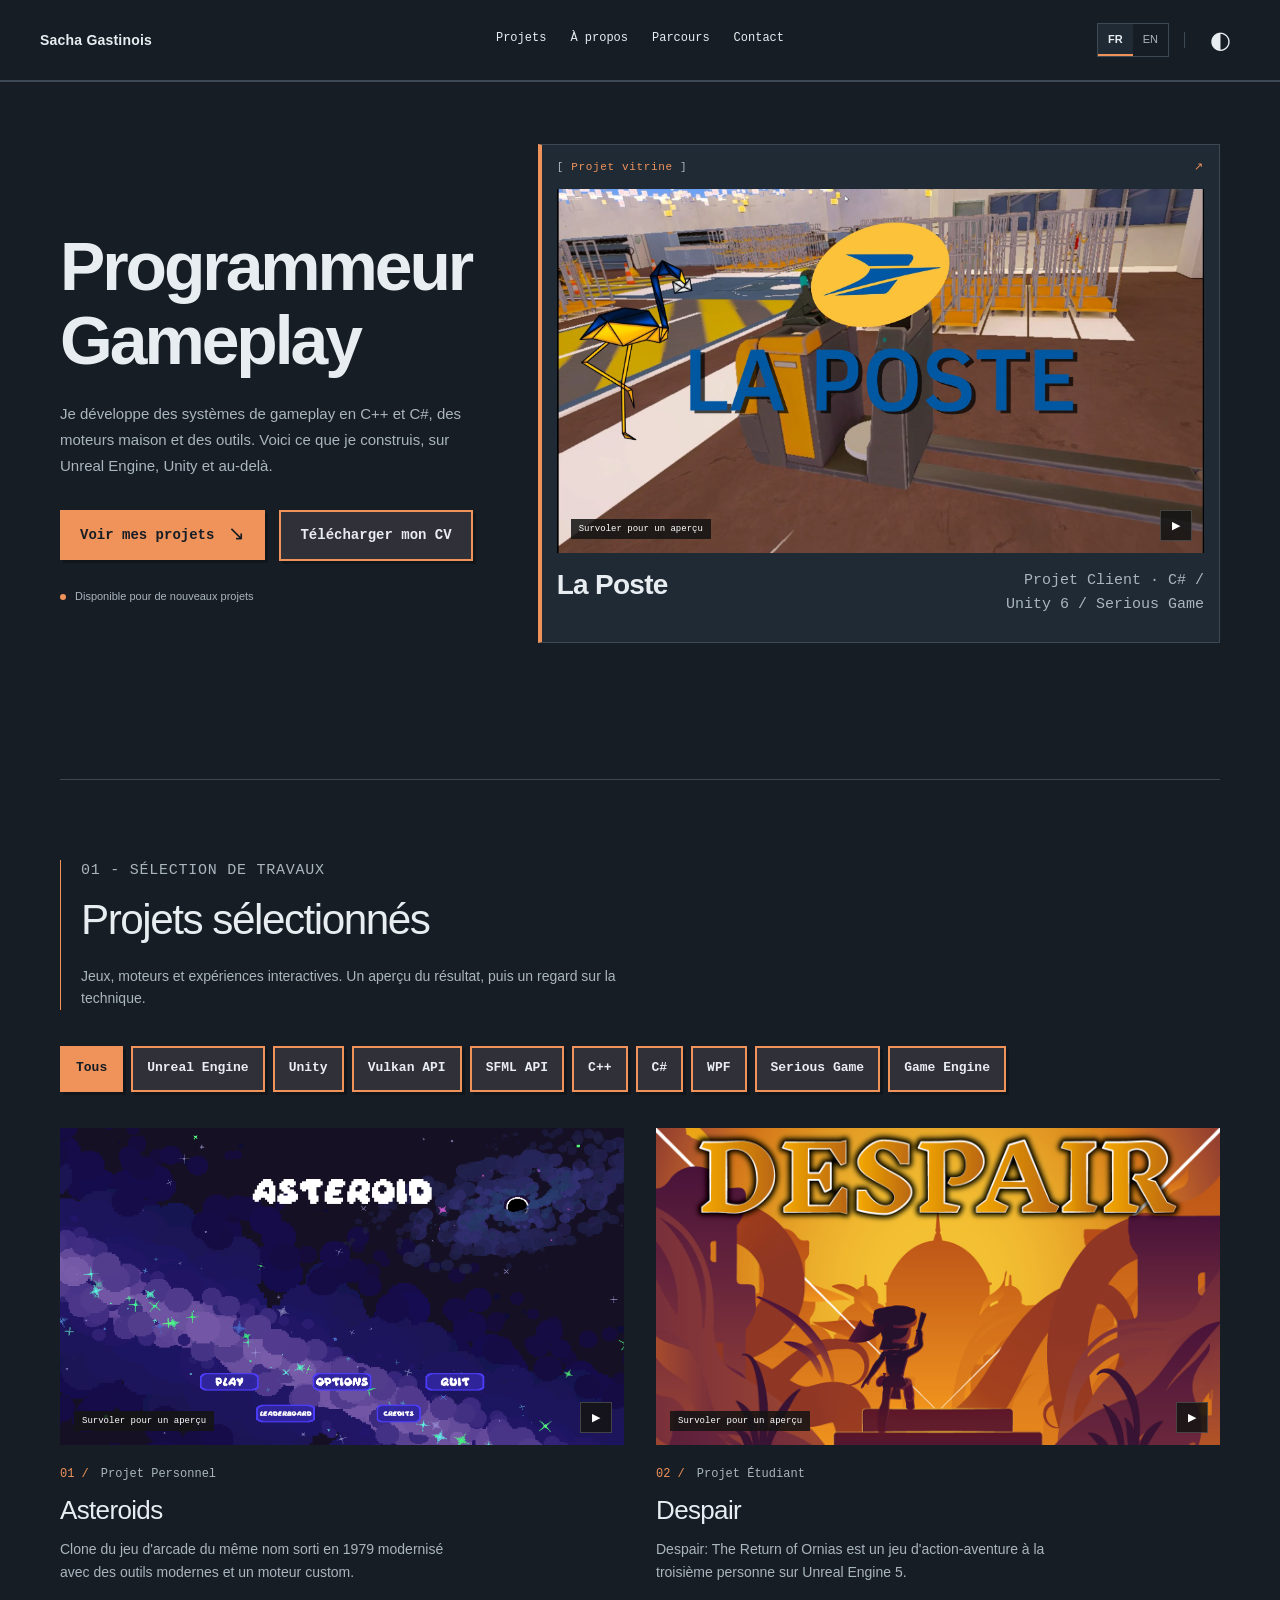
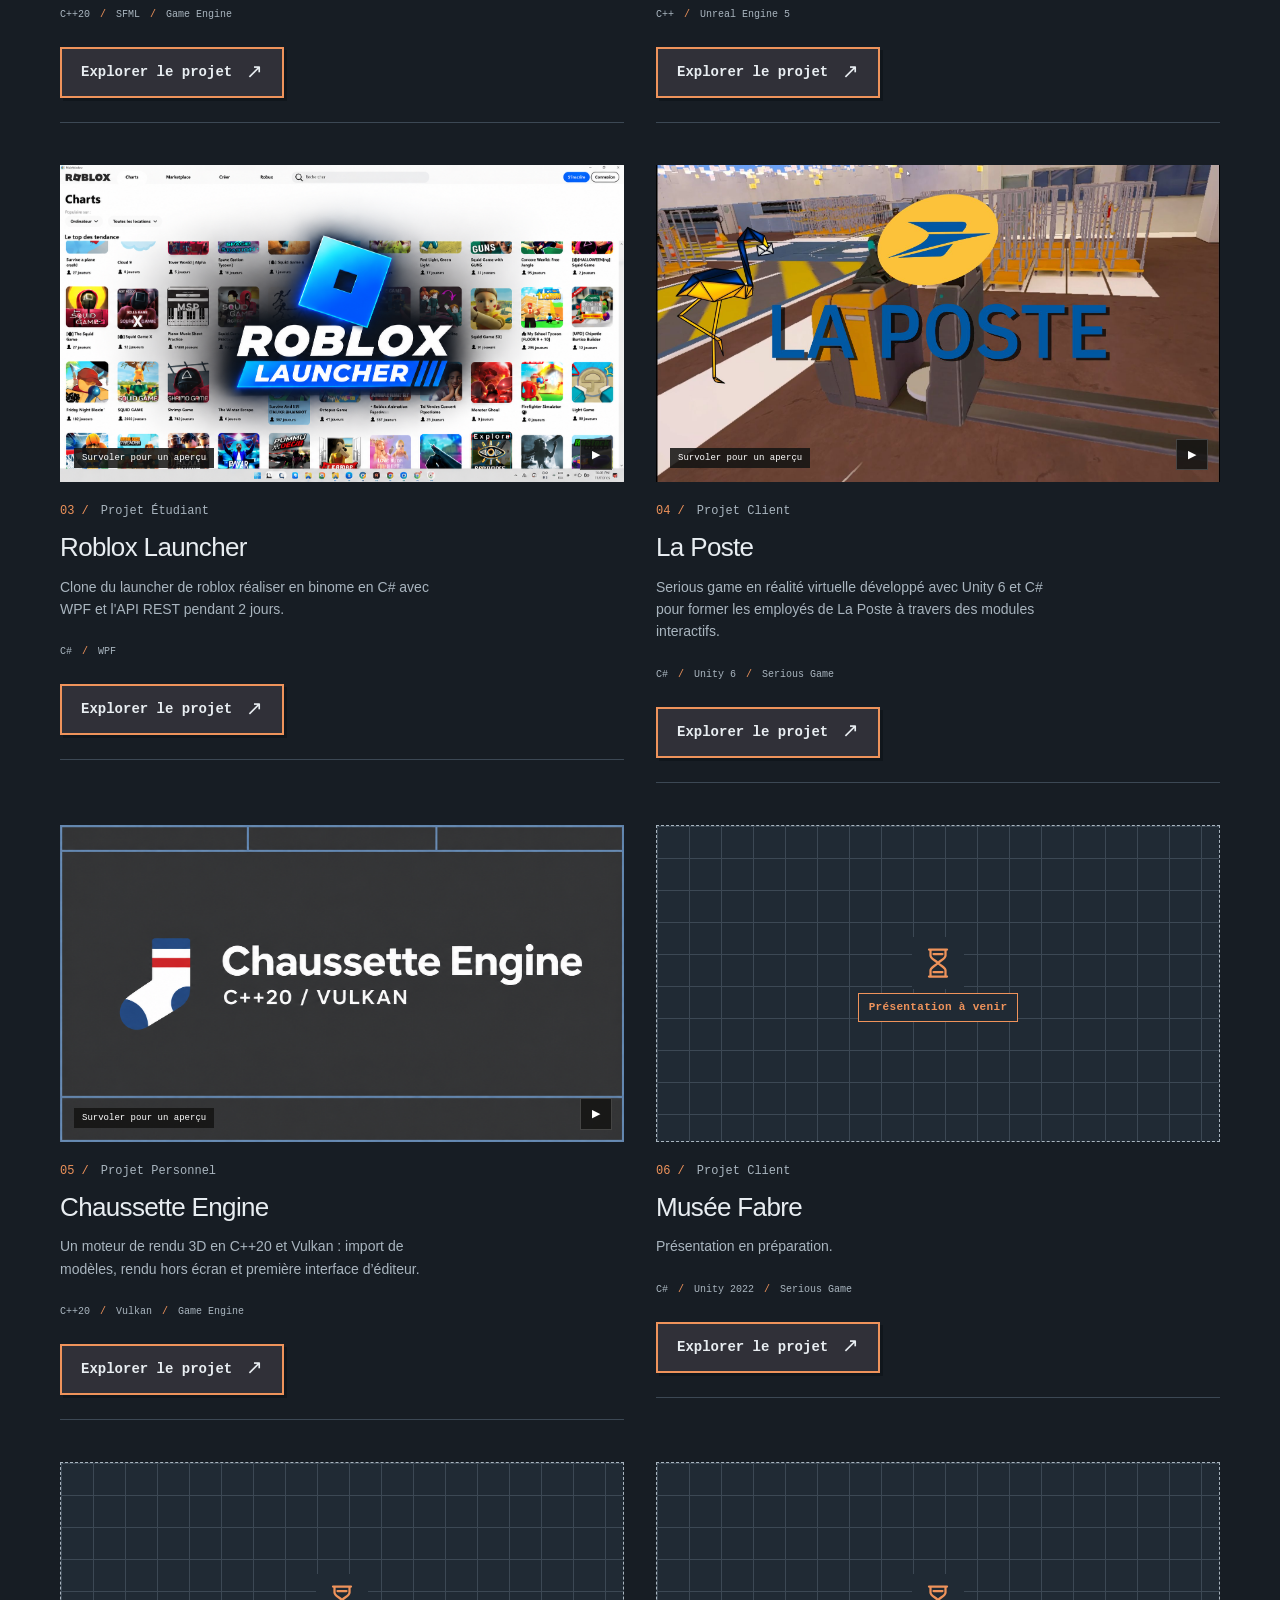
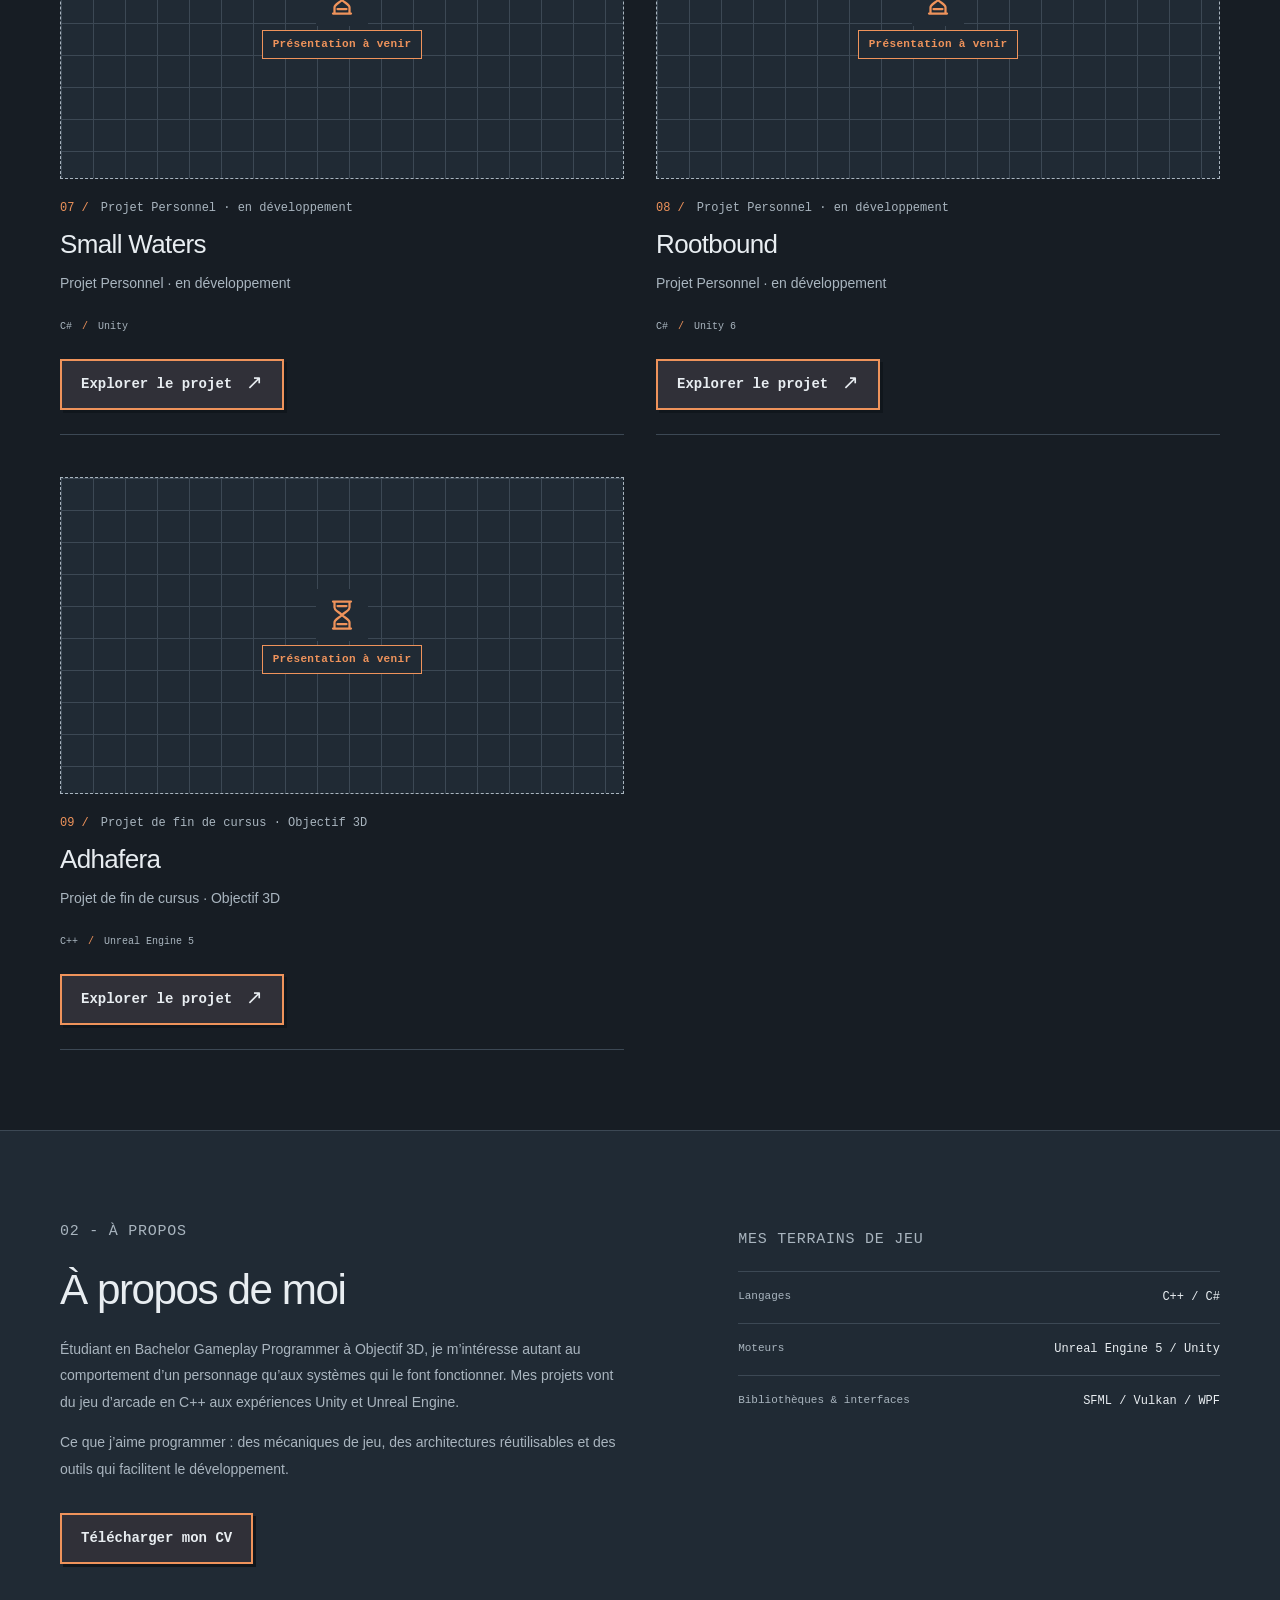
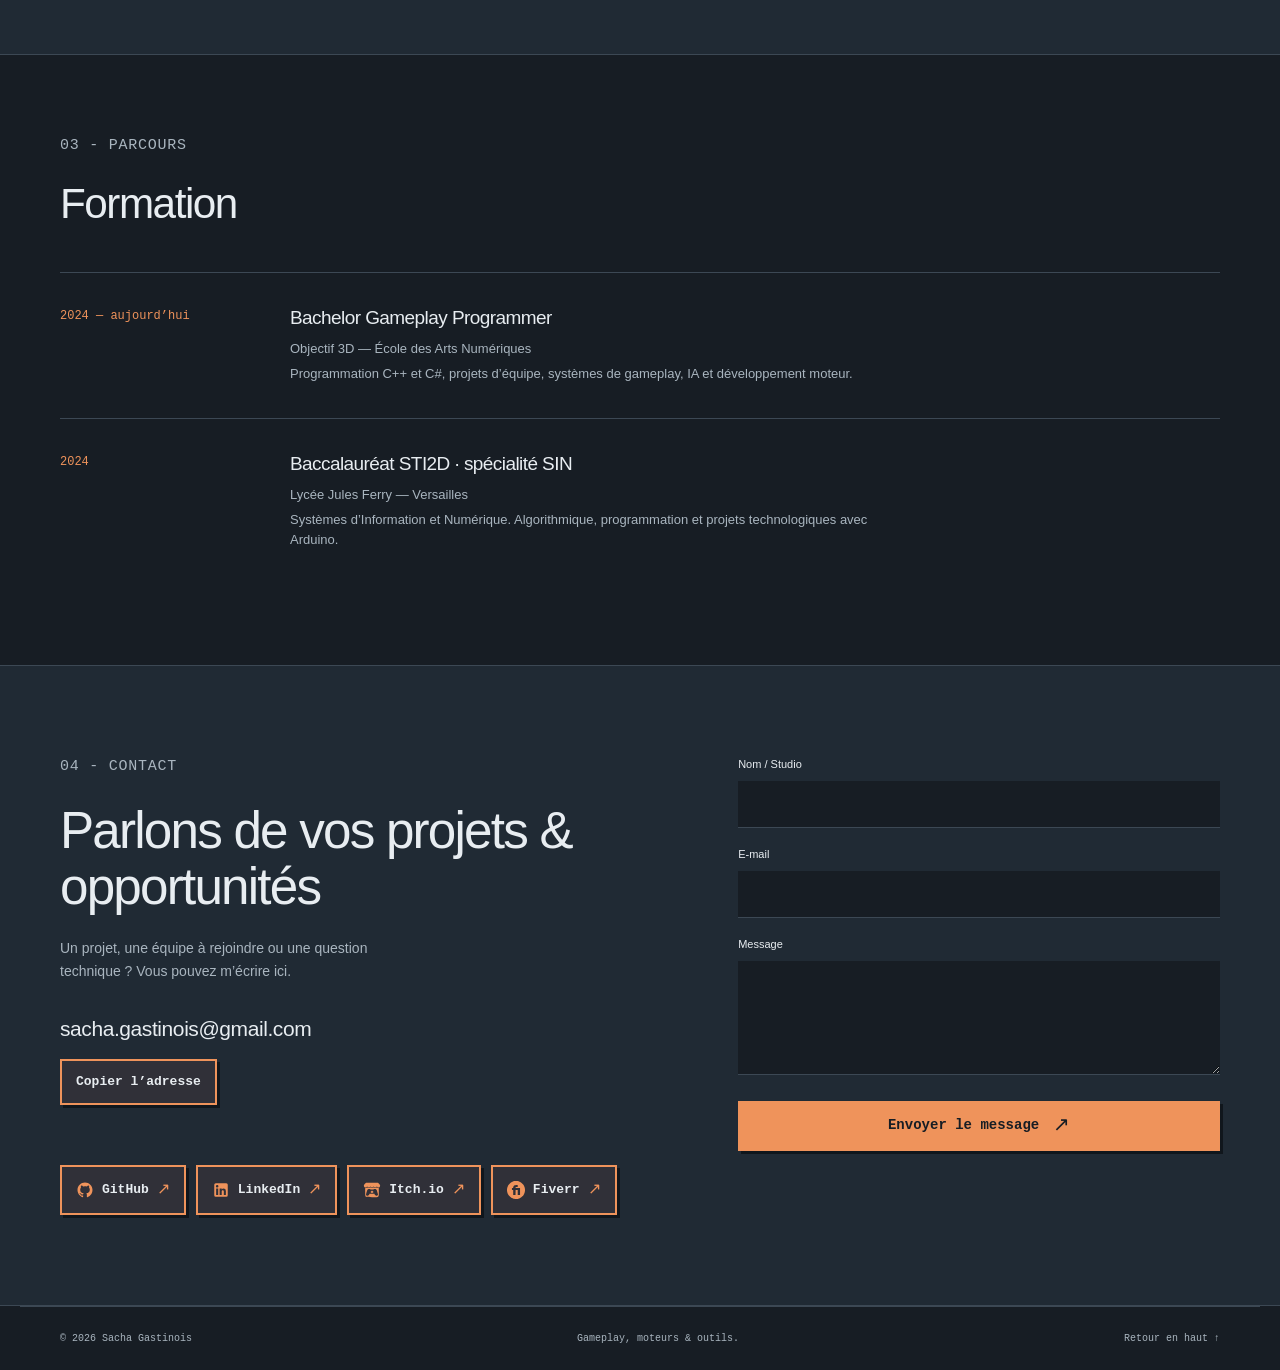
<file: index.html>
<!doctype html>
<html lang="fr" data-theme="dark">
<head>
  <meta charset="utf-8">
  <meta name="viewport" content="width=device-width,initial-scale=1">
  <meta name="color-scheme" content="dark light">
  <meta name="theme-color" content="#171d24">
  <meta name="description" content="Sacha Gastinois, Gameplay Programmer. Projets C++, C#, Unreal Engine, Unity et moteurs maison.">
  <title>Sacha Gastinois — Gameplay Programmer</title>
  <link rel="icon" type="image/svg+xml" href="assets/favicon.svg?v=sg-20261117">
  <script>try{const t=localStorage.getItem('portfolio-theme');if(t==='light'||t==='dark')document.documentElement.dataset.theme=t;}catch{}</script>
  <link rel="stylesheet" href="css/style.css?v=chaussetteengine-1">
  <script src="js/previews.js?v=pause-icon-1" defer></script>
  <script src="js/main.js?v=coming-projects-1" defer></script>
</head>
<body>
  <a class="skip-link" href="#main" data-copy="skip">Aller au contenu</a>
  <header class="site-header">
    <a class="wordmark" href="#home" aria-label="Sacha Gastinois"><span data-name>Sacha Gastinois</span></a>
    <nav class="desktop-nav" aria-label="Navigation"><a href="#projects" data-copy="navProjects">Projets</a><a href="#about" data-copy="navAbout">À propos</a><a href="#experience" data-copy="navExperience">Parcours</a><a href="#contact" data-copy="navContact">Contact</a></nav>
    <div class="header-controls"><div id="languageSelector" class="language-selector" role="group" aria-label="Langue"><button type="button" data-language="fr" lang="fr" aria-pressed="true">FR</button><button type="button" data-language="en" lang="en" aria-pressed="false">EN</button></div><span class="control-divider" aria-hidden="true"></span><button id="themeToggle" class="icon-button" aria-label="Changer de thème">◐</button><button id="menuToggle" class="menu-button text-button" aria-expanded="false" aria-controls="mobileNav" aria-label="Ouvrir le menu">☰</button></div>
    <nav id="mobileNav" class="mobile-nav" aria-label="Navigation mobile" hidden><a href="#projects" data-copy="navProjects">Projets</a><a href="#about" data-copy="navAbout">À propos</a><a href="#experience" data-copy="navExperience">Parcours</a><a href="#contact" data-copy="navContact">Contact</a></nav>
  </header>
  <main id="main">
    <section id="home" class="hero wrap">
      <div class="hero-copy"><p class="eyebrow" data-copy="heroTop">Sacha Gastinois / Programmation</p><p class="role"></p><h1><span data-copy="heroTitle">Sacha</span><br><span class="accent" data-copy="heroAccent">Gastinois</span></h1><p class="hero-description" data-copy="heroDescription"></p><div class="hero-actions"><a class="button primary" href="#projects"><span data-copy="viewProjects">Voir mes projets</span><span aria-hidden="true">↘</span></a><a class="button secondary cv-link" href="assets/files/Curriculum-Vitae-Sacha-Gastinois.pdf" target="_blank" rel="noopener" data-copy="cv">Télécharger mon CV</a></div><p class="availability"><span aria-hidden="true"></span><span data-copy="availability">Disponible pour de nouveaux projets</span></p></div>
      <div class="hero-feature"><div class="feature-caption"><span data-copy="featuredLabel">À découvrir</span><span aria-hidden="true">↗</span></div><div id="featuredMedia"></div><a id="featuredLink" class="feature-bottom" href="project.html?id=asteroid"><strong id="featuredTitle">Asteroids</strong><span id="featuredNote"></span></a></div>
      <div class="hero-strip"><!--<span>C++ / C#</span><span>Unreal Engine / Unity</span><span>Gameplay / Engines / Tools</span>--></div>
    </section>
    <section id="projects" class="section wrap"><div class="section-heading"><p class="eyebrow" data-copy="projectsEyebrow"></p><h2 data-copy="projectsTitle"></h2><p class="section-intro" data-copy="projectsIntro"></p></div><div id="filters" class="filters" role="group"></div><p id="projectCount" class="sr-only" role="status"></p><div id="projectGrid" class="project-grid" aria-busy="true"></div><p id="emptyState" hidden data-copy="empty"></p></section>
    <section id="about" class="about-section"><div class="wrap about-grid"><div><p class="eyebrow" data-copy="aboutEyebrow"></p><h2 data-copy="aboutTitle"></h2><p data-copy="aboutText"></p><p data-copy="aboutText2"></p><a class="button secondary cv-link" href="assets/files/Curriculum-Vitae-Sacha-Gastinois.pdf" target="_blank" rel="noopener" data-copy="cv"></a></div><aside class="toolkit"><p class="eyebrow" data-copy="skills"></p><div id="skills"></div><div class="toolkit-note" aria-hidden="true">C++<span>&</span>C#</div></aside></div></section>
    <section id="experience" class="section wrap"><p class="eyebrow" data-copy="experienceEyebrow"></p><h2 data-copy="experienceTitle"></h2><div id="timeline" class="timeline"></div></section>
    <section id="contact" class="contact-section"><div class="wrap contact-grid"><div><p class="eyebrow" data-copy="contactEyebrow"></p><h2 data-copy="contactTitle"></h2><p data-copy="contactText"></p><a id="emailLink" class="email-link" href="mailto:sacha.gastinois@gmail.com">sacha.gastinois@gmail.com</a><button id="copyEmail" class="button secondary" type="button" data-copy="copyEmail"></button><p id="copyStatus" class="status" role="status"></p><div id="socialLinks" class="social-links"></div></div><form id="contactForm"><label for="name" data-copy="name"></label><input id="name" name="name" autocomplete="name" required maxlength="120"><label for="email" data-copy="email"></label><input id="email" name="_replyto" type="email" autocomplete="email" required maxlength="254"><label for="message" data-copy="message"></label><textarea id="message" name="message" rows="4" required maxlength="10000"></textarea><button class="button primary" type="submit"><span id="sendLabel" data-copy="send"></span><span aria-hidden="true">↗</span></button><p id="formStatus" class="status" role="status"></p></form></div></section>
  </main>
  <footer class="wrap"><span>© <span id="year">2026</span> <span data-name>Sacha Gastinois</span></span><span data-copy="footer"></span><a href="#home" data-copy="backTop"></a></footer>
  <noscript><div class="noscript">Active JavaScript pour afficher les projets et le contenu. / Enable JavaScript to view the projects. <a href="https://github.com/SachaGastinois">GitHub</a> · <a href="mailto:sacha.gastinois@gmail.com">Contact</a></div></noscript>
</body>
</html>
</file>
<file: css/style.css>
@charset "UTF-8";
:root
{
  color-scheme:dark;
  --bg:#171d24;
  --surface:#202a34;
  --text:#e8edf1;
  --muted:#a9b5bf;
  --line:#3c4854;
  --accent:#ef935b;
  --ink:#171d24;
  --max:1240px;
  font-family:"Segoe UI",Tahoma,Arial,sans-serif;
  font-synthesis:none;
  scroll-behavior:smooth;
  scroll-padding-top:100px
}

:root[data-theme=light] {
  color-scheme: light;
  --bg: #fff3ec;
  --surface: #f7e2d4;
  --text: #202c36;
  --muted: #52616d;
  --line: #bcc7cf;
  --accent: #9c471b;
  --ink: #fff;
  --action-surface: #f2e1d6;
  --action-shadow: #c7b6aa;
}

*{box-sizing:border-box}body{margin:0;background:var(--bg);color:var(--text);line-height:1.6}a{color:inherit;text-decoration:none}button,input,textarea{font:inherit}button,a,input,textarea{-webkit-tap-highlight-color:transparent}button{cursor:pointer;color:inherit}button:disabled{cursor:wait;opacity:.6}button{border:0}img,video{display:block;max-width:100%}button:focus-visible,a:focus-visible,input:focus-visible,textarea:focus-visible{outline:2px solid var(--accent);outline-offset:5px}::selection{background:var(--accent);color:var(--ink)}[hidden]{display:none!important}.wrap{max-width:var(--max);margin-inline:auto;padding-inline:40px}.eyebrow{font:15px/1.5 'Courier New',monospace;text-transform:uppercase;letter-spacing:.13em;color:var(--muted);margin:0 0 24px}.accent{color:var(--accent)}.site-header{max-width:1440px;margin:auto;padding:24px 40px;display:flex;align-items:center;justify-content:space-between;gap:24px;border-bottom:1px solid var(--line);position:relative;z-index:5}.wordmark{display:flex;align-items:center;gap:14px;font-size:12px;font-weight:700;line-height:1.2}.monogram{font-size:37px;letter-spacing:-4px;line-height:1}.monogram span{color:var(--accent)}.desktop-nav{display:flex;gap:30px;font-size:13px}.desktop-nav a:hover,.social-links a:hover{color:var(--accent)}.header-controls{display:flex;align-items:center;gap:15px}.text-button{background:none;padding:6px 0;font-size:12px;font-weight:700}.icon-button{background:transparent;font-size:24px;width:40px;height:40px;display:grid;place-items:center}.icon-button:hover{color:var(--accent)}.control-divider{height:16px;width:1px;background:var(--line)}.menu-button{display:none}.mobile-nav{position:absolute;top:100%;left:0;right:0;padding:24px 28px;background:var(--bg);border-bottom:1px solid var(--line)}.mobile-nav a{display:block;padding:12px 0}.hero{padding-top:80px;display:grid;grid-template-columns:1.1fr 1fr;column-gap:70px;align-items:center}.hero .eyebrow{margin-bottom:20px}.role{font-size:15px;margin:0 0 16px}.hero h1{font-size:clamp(60px,7.2vw,102px);line-height:.99;letter-spacing:-.065em;font-weight:700;margin:0 0 28px}.hero-description{font-size:16px;color:var(--muted);max-width:470px;line-height:1.8;margin:0 0 30px}.hero-actions{display:flex;gap:24px;align-items:center;flex-wrap:wrap}.button{display:inline-flex;align-items:center;justify-content:space-between;gap:36px;padding:15px 20px;font-size:12px;font-weight:700;min-height:48px;border:1px solid var(--line);background:transparent}.button.primary{background:var(--accent);color:var(--ink);border-color:var(--accent)}.button:hover{filter:brightness(1.12)}.button span[aria-hidden]{font-size:20px;line-height:1}.underlined{font-size:12px;text-decoration:underline;text-underline-offset:5px;text-decoration-color:var(--muted)}.underlined:hover{text-decoration-color:var(--accent);color:var(--accent)}.availability{display:flex;gap:9px;align-items:center;color:var(--muted);font-size:11px;margin-top:27px}.availability>span:first-child{width:6px;height:6px;border-radius:100%;background:var(--accent);flex-shrink:0}.hero-feature{display:block;transform:rotate(2deg);background:var(--surface);border:1px solid var(--line);padding:16px;box-shadow:16px 16px 0 color-mix(in srgb,var(--surface) 60%,transparent);transition:transform .25s}.hero-feature:hover{transform:rotate(0deg)}.feature-caption{display:flex;justify-content:space-between;align-items:center;padding:0 0 12px;font:10px 'Courier New',monospace;text-transform:uppercase;letter-spacing:.12em;color:var(--muted)}.hero-feature img{width:100%;height:auto;aspect-ratio:4/3;object-fit:cover;object-position:center}.feature-bottom{display:flex;justify-content:space-between;align-items:flex-start;gap:12px;padding-top:16px}.feature-bottom strong{font-size:20px;letter-spacing:-.04em}.feature-bottom>span{font:10px/1.6 'Courier New',monospace;color:var(--muted);max-width:140px;text-align:right}.hero-strip{grid-column:1/-1;margin-top:64px;border-block:1px solid var(--line);padding:18px 0;display:flex;justify-content:space-between;gap:20px;font:10px 'Courier New',monospace;text-transform:uppercase;letter-spacing:.07em;color:var(--muted)}.section{padding-top:100px;padding-bottom:100px}h2{font-size:clamp(32px,4vw,52px);letter-spacing:-.055em;line-height:1.1;font-weight:600;margin:0 0 22px}.section-intro{color:var(--muted);font-size:14px;max-width:560px}.filters{display:flex;flex-wrap:wrap;gap:8px;margin:36px 0}.filter{padding:9px 17px;border:1px solid var(--line);border-radius:2px;font-size:11px;background:transparent}.filter:hover{border-color:var(--accent)}.filter[aria-pressed=true]{background:var(--text);color:var(--bg);border-color:var(--text)}.project-grid{display:grid;grid-template-columns:repeat(2,minmax(0,1fr));gap:44px 30px}.project-card:first-child{grid-column:1/-1;display:grid;grid-template-columns:1.65fr 1fr;gap:36px;align-items:center}.project-media{position:relative;aspect-ratio:16/9;background:#0c0c0c;overflow:hidden}.project-media img,.project-media video{width:100%;height:100%;object-fit:cover}.project-media video{position:absolute;inset:0;opacity:0;pointer-events:none}.project-media.is-playing video{opacity:1}.project-image-link{position:absolute;inset:0;width:100%;background:transparent;display:block;z-index:1}.preview-toggle{position:absolute;bottom:12px;right:12px;background:#141413dc;color:#fff;border:1px solid #7777;padding:6px 11px;font-size:11px;z-index:2}.preview-hint{position:absolute;bottom:14px;left:14px;color:#fff;background:#141413dc;padding:5px 8px;font:9px 'Courier New',monospace;pointer-events:none}.project-copy{padding-top:20px}.project-card:first-child .project-copy{padding-top:0}.project-meta{display:flex;align-items:center;gap:12px;font:10px/1.5 'Courier New',monospace;color:var(--muted);margin-bottom:12px}.project-number{color:var(--accent)}.project-title{font-size:29px;letter-spacing:-.045em;margin:0 0 12px;line-height:1.2}.project-title button{background:none;text-align:left;padding:0;font:inherit}.project-title button:hover{color:var(--accent)}.project-summary{font-size:14px;color:var(--muted);max-width:390px;margin:0 0 22px}.tags{display:flex;gap:7px;flex-wrap:wrap}.tag{font:10px 'Courier New',monospace;padding:5px 8px;border:1px solid var(--line);color:var(--muted)}.project-open{margin-top:24px;padding:0 0 5px;background:none;border-bottom:1px solid var(--line);font-size:12px;display:inline-flex;gap:30px}.project-open:hover{color:var(--accent);border-color:var(--accent)}.workbench-heading{border-top:1px solid var(--line);margin-top:65px;padding-top:30px;display:flex;align-items:baseline;justify-content:space-between;gap:20px}.workbench-heading h3{font-size:18px;font-weight:500;margin:0}.workbench-heading p{font-size:12px;color:var(--muted)}.other-project{padding:22px 0;border-bottom:1px solid var(--line);display:grid;grid-template-columns:1fr 1.3fr 1fr;gap:20px;align-items:center}.other-project h4{font-size:15px;margin:0;font-weight:500}.other-project p{font-size:11px;color:var(--muted);margin:0}.other-project .tags{justify-content:flex-end}.about-section{padding:90px 0;background:var(--surface);border-block:1px solid var(--line)}.about-grid{display:grid;grid-template-columns:1.2fr 1fr;gap:100px}.about-grid h2{max-width:540px}.about-grid p:not(.eyebrow){font-size:14px;color:var(--muted);max-width:560px;line-height:1.9}.about-grid .cv-link{display:inline-block;margin-top:16px}.toolkit{padding-top:8px}.skill-row{border-top:1px solid var(--line);padding:16px 0;display:flex;justify-content:space-between;gap:20px;font-size:13px}.skill-row>span{font-size:11px;color:var(--muted)}.skill-row strong{font-weight:400;text-align:right}.toolkit-note{font-size:78px;letter-spacing:-.075em;line-height:1;margin-top:30px;color:var(--muted)}.toolkit-note span{color:var(--accent);font-family:Georgia,serif;font-style:italic;font-weight:400;margin-inline:15px}.timeline{margin-top:45px}.timeline-item{display:grid;grid-template-columns:190px 1fr;gap:40px;border-top:1px solid var(--line);padding:30px 0}.timeline-date{color:var(--accent);font:12px 'Courier New',monospace;padding-top:6px}.timeline-item h3{font-size:20px;letter-spacing:-.03em;margin:0 0 5px}.timeline-item p{font-size:13px;color:var(--muted);margin:4px 0;max-width:620px}.contact-section{border-top:1px solid var(--line);padding:90px 0;background:var(--surface)}.contact-grid{display:grid;grid-template-columns:1.2fr 1fr;gap:100px}.contact-grid h2{font-size:clamp(44px,6vw,78px)}.contact-grid p:not(.eyebrow){font-size:14px;color:var(--muted);max-width:370px}.email-link{display:block;font-size:clamp(15px,2vw,21px);margin:30px 0 5px;letter-spacing:-.02em;overflow-wrap:anywhere}.social-links{display:flex;flex-wrap:wrap;gap:22px;margin-top:28px;font-size:12px}.social-links a::after{content:' ↗';color:var(--accent)}form label{display:block;font-size:11px;margin-bottom:7px}input,textarea{width:100%;background:var(--bg);border:1px solid var(--line);border-radius:0;color:var(--text);padding:12px;margin-bottom:18px;font-size:14px;resize:vertical}form .button{width:100%}.status{min-height:20px;font-size:12px!important}.contact-grid .status{margin-top:12px}footer{display:flex;justify-content:space-between;gap:20px;padding-block:26px;font:10px 'Courier New',monospace;color:var(--muted)}dialog{width:min(1000px,calc(100% - 32px));max-height:90dvh;background:var(--bg);color:var(--text);border:1px solid var(--line);padding:0;overscroll-behavior:contain}dialog::backdrop{background:#000b;backdrop-filter:blur(6px)}.dialog-toolbar{position:sticky;top:0;z-index:5;background:var(--bg);padding:10px 24px;display:flex;align-items:center;justify-content:space-between;border-bottom:1px solid var(--line)}.dialog-toolbar .eyebrow{margin:0}#dialogContent{padding:30px}.dialog-title{font-size:42px;letter-spacing:-.05em;line-height:1.1;margin:12px 0 20px}.dialog-description{font-size:15px;color:var(--muted);white-space:pre-line;max-width:760px}.dialog-video{width:100%;max-height:60dvh;background:#000;margin:28px 0}.dialog-links{display:flex;flex-wrap:wrap;gap:12px;padding-top:26px}.detail-section{border-top:1px solid var(--line);padding-top:30px;margin-top:35px}.detail-section h3{font-size:22px;letter-spacing:-.03em}.detail-section p{font-size:14px;line-height:1.9;color:var(--muted);white-space:pre-line}.detail-section img{width:100%;height:auto;background:transparent;padding:0;margin-top:24px}.sr-only{position:absolute;width:1px;height:1px;padding:0;margin:-1px;overflow:hidden;clip:rect(0,0,0,0);white-space:nowrap;border:0}.skip-link{position:fixed;left:16px;top:-100px;z-index:99;background:var(--accent);color:var(--ink);padding:12px}.skip-link:focus{top:16px}.noscript{padding:30px;text-align:center}.error-panel{grid-column:1/-1;padding:24px;border:1px solid var(--line)}
@media(min-width:1500px){.hero{padding-top:100px}.hero-strip{margin-top:85px}}
@media(max-width:1000px){.hero{gap:40px;padding-top:65px}.hero h1{font-size:76px}.hero-description{font-size:14px}.hero-feature{padding:12px}.feature-bottom{flex-direction:column;gap:2px}.feature-bottom>span{text-align:left;max-width:none}.about-grid,.contact-grid{gap:50px}.hero-strip{margin-top:50px}.project-card:first-child{gap:25px}.project-title{font-size:26px}}
@media(max-width:740px){.wrap{padding-inline:24px}.site-header{padding:18px 24px}.desktop-nav{display:none}.menu-button{display:block}.hero{padding-top:46px;grid-template-columns:1fr;gap:40px}.hero h1{font-size:clamp(62px,12vw,90px)}.hero-description{max-width:520px;font-size:15px}.hero-feature{transform:none;max-width:540px;box-shadow:8px 8px 0 var(--surface)}.hero-feature:hover{transform:none}.hero-feature img{aspect-ratio:16/9}.feature-bottom{flex-direction:row}.feature-bottom>span{max-width:160px;text-align:right}.hero-strip{margin-top:8px;flex-wrap:wrap;justify-content:flex-start;font-size:9px;gap:12px 24px}.section{padding-block:65px}.project-grid{grid-template-columns:1fr;gap:40px}.project-card:first-child{display:block;grid-column:auto}.project-card:first-child .project-copy{padding-top:20px}.project-title{font-size:29px}.project-summary{max-width:none}.filters{margin:25px 0}.filter{padding:9px 12px}.workbench-heading{display:block;margin-top:45px}.other-project{grid-template-columns:1fr auto;gap:8px 16px}.other-project p{grid-column:1/-1;grid-row:2}.other-project .tags{max-width:190px}.about-section,.contact-section{padding-block:65px}.about-grid,.contact-grid{grid-template-columns:1fr;gap:40px}.toolkit-note{display:none}.timeline-item{grid-template-columns:1fr;gap:10px;padding-block:24px}.timeline-date{padding-top:0}footer{flex-wrap:wrap;font-size:9px}footer>span:nth-child(2){display:none}.preview-hint{display:none}#dialogContent{padding:22px}.dialog-title{font-size:34px}.dialog-toolbar{padding-inline:16px}}
@media(prefers-reduced-motion:reduce){:root{scroll-behavior:auto}*,*::before,*::after{transition:none!important;animation:none!important}.hero-feature{transform:none}}

/* Project gallery and dedicated project documents. */
.project-grid .project-card:first-child{display:block;grid-column:auto}
.project-grid .project-card:first-child .project-copy{padding-top:20px}
.project-title a:hover{color:var(--accent)}
.project-placeholder{height:100%;min-height:220px;display:flex;flex-direction:column;justify-content:center;gap:16px;padding:30px;background:var(--surface);border:1px solid var(--line)}
.project-placeholder span{font:12px 'Courier New',monospace;color:var(--accent)}
.project-placeholder strong{font-size:28px;letter-spacing:-.04em;font-weight:500}
.project-media .project-image-link{height:100%;inset:0}
.project-page{padding-top:45px;padding-bottom:80px;min-height:70vh}
.project-page-heading{padding-top:55px;max-width:none;width:100%}
.project-page h1{font-size:clamp(40px,7vw,84px);letter-spacing:-.06em;line-height:1.05;margin:0 0 25px}
.project-lead{font-size:18px;line-height:1.8;color:var(--muted);margin:30px 0 40px;white-space:pre-line}
.project-video,.project-cover{width:100%;max-height:75vh;object-fit:contain;background:#090909}
.project-page .detail-section{max-width:1000px;margin:60px auto 0}
.project-page .detail-section h2{font-size:30px}
.content-note{padding:26px;margin-top:40px;border-left:2px solid var(--accent);background:var(--surface)}
.content-note h2{font-size:20px;margin-bottom:12px}.content-note p{color:var(--muted);font-size:14px;margin:0}
.project-page-nav{display:flex;justify-content:space-between;gap:24px;border-top:1px solid var(--line);padding-top:28px;margin-top:60px;flex-wrap:wrap}

.hero-feature .project-media{aspect-ratio:4/3}
.hero-feature .project-media img{height:100%;aspect-ratio:auto;object-fit:cover}
.preview-feedback{position:absolute;bottom:50px;left:12px;right:12px;z-index:3;padding:8px 10px;background:#141413ed;color:#fff;font-size:11px;pointer-events:none}
.preview-feedback:empty{display:none}
@media(max-width:740px){.hero-feature .project-media{aspect-ratio:16/9}}

/* Balanced header, explicit selected language and larger showcase. */
.site-header{display:grid;grid-template-columns:minmax(0,1fr) auto minmax(0,1fr)}
.wordmark{justify-self:start;font-size:14px;letter-spacing:-.02em}
.desktop-nav{justify-self:center;justify-content:center}
.header-controls{justify-self:end}
.language-selector{display:flex;gap:3px;border:1px solid var(--line);padding:3px;border-radius:4px}
.language-selector button{background:transparent;font-size:11px;padding:7px 9px;color:var(--muted);border-radius:2px}
.language-selector button[aria-pressed=true]{background:var(--text);color:var(--bg);font-weight:700}
.hero{grid-template-columns:minmax(0,.8fr) minmax(0,1.4fr);gap:42px}
.hero h1{font-size:clamp(58px,5.6vw,82px)}
.hero-feature{transform:none;box-shadow:none;padding:20px;border-top:3px solid var(--accent);max-width:none}
.hero-feature:hover{transform:none}
.hero-feature .project-media{aspect-ratio:16/9}
.feature-caption{color:var(--accent);font-size:12px;font-weight:700;padding-bottom:16px}
.feature-bottom strong{font-size:32px;line-height:1.15}
.feature-bottom>span{max-width:230px;font-size:1px}
.project-media,.project-cover{background:transparent}
.project-blocks{margin-top:48px}
.project-blocks>.content-block{margin-block:48px}
.content-block{min-width:0;margin:0;background:transparent}
.content-block h2{font-size:clamp(22px,3vw,32px);line-height:1.25;letter-spacing:-.035em;margin:0 0 18px}
.content-block p{color:var(--muted);font-size:15px;line-height:1.9;white-space:pre-line;margin:0}
.content-block img{display:block;width:100%;height:auto;max-width:100%;background:transparent}
.content-block video{display:block;width:100%;max-height:75vh;background:transparent}
.content-block figcaption{color:var(--muted);font-size:12px;line-height:1.7;margin-top:12px;white-space:pre-line}
.block-items{display:grid;gap:32px;min-width:0}
.layout-column{grid-template-columns:minmax(0,1fr)}
.layout-row{grid-template-columns:repeat(2,minmax(0,1fr))}
.layout-row.ratio-40-60{grid-template-columns:minmax(0,2fr) minmax(0,3fr)}
.layout-row.ratio-60-40{grid-template-columns:minmax(0,3fr) minmax(0,2fr)}
.layout-row.ratio-30-70{grid-template-columns:minmax(0,3fr) minmax(0,7fr)}
.layout-row.ratio-70-30{grid-template-columns:minmax(0,7fr) minmax(0,3fr)}
.vertical-start{align-items:start}.vertical-center{align-items:center}.vertical-end{align-items:end}
.align-left{text-align:left}.align-center{text-align:center}.align-right{text-align:right}
.fit-cover img{aspect-ratio:16/9;object-fit:cover}.fit-contain img{object-fit:contain}
.background-surface{background:var(--surface);padding:20px}.background-light{background:#fff;color:#20201c;padding:20px}.background-dark{background:#141413;color:#f0eee7;padding:20px}
.background-light p,.background-light figcaption{color:#636159}.background-dark p,.background-dark figcaption{color:#aaa89f}
@media(max-width:1050px){.desktop-nav{gap:18px}.site-header{gap:14px;padding-inline:24px}.header-controls{gap:8px}.hero{gap:28px}.hero-actions{gap:18px}}
@media(max-width:740px){.site-header{grid-template-columns:1fr auto}.desktop-nav{display:none}.hero{grid-template-columns:1fr;gap:30px}.hero-feature{grid-row:2;padding:12px;width:100%}.hero-copy h1{font-size:62px}.feature-bottom{flex-wrap:wrap}.feature-bottom strong{font-size:28px}.header-controls{gap:6px}.language-selector button{font-size:10px;padding:6px}.control-divider{display:none}.wordmark{font-size:12px}.layout-row,.layout-row.ratio-40-60,.layout-row.ratio-60-40,.layout-row.ratio-30-70,.layout-row.ratio-70-30{grid-template-columns:minmax(0,1fr)}.block-items{gap:24px}.layout-row.reverse-mobile{display:flex;flex-direction:column-reverse}.project-blocks>.content-block{margin-block:32px}}

/* Personal studio identity: slate, copper and compact workshop typography. */

.site-header{border-bottom:2px solid var(--line);padding-block:20px}
.wordmark{font-weight:600;letter-spacing:.015em}
.desktop-nav{font-family:"Courier New",monospace;font-size:12px;gap:24px}
.desktop-nav a{border-bottom:2px solid transparent;padding:8px 0}
.desktop-nav a:hover{border-color:var(--accent);color:var(--text)}
.language-selector{border-radius:0;padding:0;gap:0}
.language-selector button{border-radius:0;padding:7px 10px;font-family:inherit}
.language-selector button[aria-pressed=true]{background:var(--surface);color:var(--text);box-shadow:inset 0 -2px var(--accent)}
.hero{padding-top:62px;align-items:center;gap:48px;grid-template-columns:minmax(0,.85fr) minmax(0,1.35fr)}
.hero .eyebrow{font-size:15px;letter-spacing:.05em;margin-bottom:30px;color:var(--muted)}
.role{display:inline-block;font-family:"Courier New",monospace;font-size:14px;border-left:3px solid var(--accent);padding-left:12px;margin-bottom:22px}
.hero h1{font-size:clamp(48px,5.3vw,74px);font-weight:600;letter-spacing:-.045em;line-height:1.08;margin-bottom:24px}
.hero h1 .accent{color:var(--text)}
.hero-description{font-size:15px;line-height:1.75}
.button{font-family:"Courier New",monospace;font-size:12px;border-radius:0;padding:13px 17px;font-weight:400}
.button.primary{background:transparent;border:1px solid var(--accent);color:var(--accent);box-shadow:3px 3px 0 var(--surface)}
.button.primary:hover{background:var(--accent);color:var(--ink);filter:none}
.hero-feature{background:var(--surface);border:1px solid var(--line);border-left:4px solid var(--accent);padding:15px}
.feature-caption{font-family:"Courier New",monospace;letter-spacing:.06em;font-size:11px;text-transform:none;font-weight:400}
.feature-caption>span:first-child::before{content:'[ ';color:var(--muted)}
.feature-caption>span:first-child::after{content:' ]';color:var(--muted)}
.feature-bottom strong{font-size:28px;font-weight:600;letter-spacing:-.025em}
.feature-bottom>span{font-family:"Courier New",monospace;font-size:15px}
.hero-strip{border-top:0;border-bottom:1px solid var(--line);padding-bottom:22px;margin-top:48px;font-size:15px;text-transform:none;letter-spacing:0}
.section{padding-block:80px}
h2{font-size:clamp(29px,3.3vw,43px);font-weight:500;letter-spacing:-.035em}
.eyebrow{font-size:15px;letter-spacing:.05em}
.section-heading{border-left:1px solid var(--accent);padding-left:20px}
.section-heading .eyebrow{margin-bottom:14px}
.section-intro{font-size:14px}
.filter{font-family:"Courier New",monospace;border:0;border-bottom:1px solid var(--line);border-radius:0;font-size:11px;padding:9px 12px}
.filter[aria-pressed=true]{background:var(--surface);color:var(--accent);border-color:var(--accent)}
.filter:hover{background:var(--surface)}
.project-grid{gap:42px 32px}
.project-copy{border-bottom:1px solid var(--line);padding-bottom:24px}
.project-title{font-size:26px;font-weight:500;letter-spacing:-.025em}
.project-meta{font-size:12px;letter-spacing:0}
.project-summary{font-size:14px}
.tags{gap:0;align-items:center;flex-wrap:wrap}
.tag{border:0;padding:2px 0;font-size:10px;line-height:1.6;color:var(--muted)}
.tag+.tag::before{content:'/';display:inline-block;padding:0 10px;color:var(--accent)}
.project-open{font-family:"Courier New",monospace;font-size:11px;border-bottom:0;margin-top:18px}
.project-open:hover{text-decoration:underline;text-underline-offset:5px}
.project-placeholder{border-style:dashed;min-height:220px;background:transparent}
.project-placeholder strong{font-weight:400;font-size:25px}
.about-section,.contact-section{background:var(--surface);border-block:1px solid var(--line)}
.toolkit-note{display:none}
.toolkit .eyebrow{margin-bottom:20px}
.skill-row{font-family:"Courier New",monospace;font-size:12px}
.timeline-item h3{font-size:19px;font-weight:500}
.contact-grid h2{font-size:clamp(34px,4vw,52px)}
input,textarea{background:var(--bg);border:0;border-bottom:1px solid var(--line)}
input:focus,textarea:focus{border-color:var(--accent)}
.social-links{gap:12px 22px}
.external-link{display:inline-flex;align-items:center;gap:8px}
.external-icon{flex:0 0 18px;width:18px;height:18px;fill:currentColor;color:var(--accent)}
.external-arrow{font-size:12px;color:var(--muted)}
.social-links a::after{content:none}
.dialog-links .button{gap:10px}
.project-page h1{font-size:clamp(38px,6vw,72px);font-weight:500;letter-spacing:-.04em}
.project-lead{font-size:17px}
.content-block h2{font-weight:500;letter-spacing:-.025em}
.project-page-nav{font-family:"Courier New",monospace}
footer{border-top:1px solid var(--line)}
@media(max-width:1050px){.desktop-nav{gap:16px}.hero{gap:28px}.hero h1{font-size:60px}}
@media(max-width:740px){.hero{grid-template-columns:1fr;padding-top:40px}.hero h1,.hero-copy h1{font-size:54px}.hero-feature{padding:12px;border-left-width:3px}.hero .eyebrow{margin-bottom:22px}.section{padding-block:60px}.hero-strip{margin-top:12px}.feature-bottom strong{font-size:26px}.desktop-nav{display:none}}

.content-block .numbered-title {
  display: flex;
  align-items: baseline;
  gap: 16px;
  padding-bottom: 16px;
  margin-bottom: 24px;
  border-bottom: 1px solid var(--line);
  font-size: 20px;
  font-weight: 500;
  letter-spacing: -0.025em;
}

.numbered-title .section-number {
  flex-shrink: 0;
  color: var(--accent);
  font-family: "Courier New", monospace;
  font-weight: 400;
  letter-spacing: 0.05em;
}

/* Masquer l’image pendant la lecture de l’aperçu */
.project-media.is-playing img {
  visibility: hidden;
}

/* Plaquer la vidéo sur tout le cadre */
.project-media video {
  position: absolute;
  inset: 0;
  width: 100%;
  height: 100%;
  display: block;
  object-fit: cover;
}

/* Groupe en row contenant exactement trois éléments */
.block-items.layout-row:has(> :nth-child(3):last-child) {
  grid-template-columns: repeat(3, minmax(0, 1fr));
}

@media (max-width: 740px) {
  .block-items.layout-row:has(> :nth-child(3):last-child) {
    grid-template-columns: minmax(0, 1fr);
  }
}

.content-block strong,
.project-lead strong {
  color: var(--text);
  font-weight: 700;
}

/* CTA hierarchy: copper primary actions, outlined secondary actions. */
.button,.project-open,.social-links a,#copyEmail{
  display:inline-flex;align-items:center;justify-content:center;gap:14px;
  min-height:46px;max-width:100%;padding:12px 18px;
  border:1px solid var(--accent);background:transparent;color:var(--accent);
  font:600 13px/1.5 "Courier New",monospace;text-decoration:none;
  overflow-wrap:anywhere;transition:background-color .18s,color .18s,border-color .18s,box-shadow .18s,transform .18s;
}
.button.primary{background:var(--accent);color:var(--ink);border-color:var(--accent);box-shadow:4px 4px 0 var(--bg);font-weight:700}
.button.secondary{background:var(--bg);color:var(--text);border-color:var(--muted);box-shadow:none}
.button:hover,.project-open:hover,.social-links a:hover,#copyEmail:hover{filter:none;text-decoration:none;background:var(--surface);color:var(--text);border-color:var(--accent)}
.button.primary:hover{background:var(--accent);color:var(--ink);box-shadow:6px 6px 0 var(--bg)}
.button.primary .external-icon,.button.primary .external-arrow{color:inherit}
.project-open{margin-top:22px;justify-content:space-between;min-width:175px}
.about-grid .cv-link{display:inline-flex}
.hero-actions{gap:14px}
.hero>*{min-width:0}
.hero-actions .button{flex:0 1 auto}
.hero-actions .button span[data-copy]{min-width:0}
.filter{min-height:44px;border:1px solid var(--line);font-size:12px;padding:10px 14px;transition:background-color .18s,color .18s,border-color .18s}
.filter[aria-pressed=true]{background:var(--accent);border-color:var(--accent);color:var(--ink);font-weight:700}
.filter[aria-pressed=true]:hover{background:var(--accent)}
.social-links{gap:10px}
.social-links a{gap:8px;padding:10px 12px;font-size:12px;border-color:var(--line);color:var(--text)}
#copyEmail{margin-top:8px;min-height:44px;padding:9px 14px;font-size:12px;border-color:var(--muted);color:var(--text)}
.email-link:hover{color:var(--accent);text-decoration:underline;text-underline-offset:5px}
.feature-bottom{border-bottom:2px solid transparent;padding-bottom:8px}
.feature-bottom:hover{border-bottom-color:var(--accent)}
button:focus-visible,a:focus-visible{outline:3px solid var(--accent);outline-offset:4px}
.button:disabled,.button[aria-disabled=true]{opacity:.65;box-shadow:none;transform:none;cursor:wait}
.project-page-nav a{min-height:44px;display:inline-flex;align-items:center}
@media(hover:hover) and (prefers-reduced-motion:no-preference){
  .button:not(:disabled):hover,.project-open:hover{transform:translateY(-2px)}
  .button:not(:disabled):active,.project-open:active{transform:translateY(0)}
}

@media(max-width:740px){
  .hero-actions{align-items:stretch}.hero-actions .button{flex:1 1 210px;justify-content:space-between}
  .feature-bottom>span{max-width:100%;text-align:left}.feature-bottom{flex-direction:column}
  .dialog-links .button{flex:1 1 200px}.project-page-nav a{max-width:100%;overflow-wrap:anywhere}
}
@media(max-width:380px){.site-header{padding-inline:16px}.wordmark{max-width:90px}.wrap{padding-inline:20px}.hero h1,.hero-copy h1{font-size:clamp(40px,13.5vw,50px)}}
@media(prefers-reduced-motion:reduce){.button,.project-open{transform:none!important}}

/* Stronger surfaces for every action and utility control. */
:root{--action-surface:#303038;--action-shadow:#10161c}

.button,.button.secondary,.project-open,.social-links a,#copyEmail,
.filter,.project-page-nav a{
  border:2px solid var(--accent);background:var(--action-surface);color:var(--text);
  font-weight:700;box-shadow:3px 3px 0 var(--action-shadow);
  text-decoration:none;transition:background-color .18s,color .18s,box-shadow .18s,transform .18s;
}
.button,.button.secondary,.project-open{min-height:50px;padding:13px 19px;font-size:14px}
.button.primary,.filter[aria-pressed=true]{
  background:var(--accent);color:var(--ink);border-color:var(--accent);font-weight:700;
  box-shadow:3px 3px 0 var(--action-shadow);
}
.filter{font-size:13px;min-height:46px;padding:10px 14px}
.social-links a,#copyEmail{border-color:var(--accent);font-size:13px;min-height:46px;padding:11px 14px}
.external-arrow{color:var(--accent);font-size:16px;font-weight:700}
.project-page-nav a{padding:10px 14px;min-height:44px;overflow-wrap:anywhere}
.project-page-nav a{font-size:13px}
.button:hover,.button.secondary:hover,.project-open:hover,.social-links a:hover,#copyEmail:hover,
.filter:hover,.filter[aria-pressed=true]:hover,.project-page-nav a:hover{
  background:var(--accent);color:var(--ink);border-color:var(--accent);
  box-shadow:5px 5px 0 var(--action-shadow);text-decoration:none;
}
.button.primary:hover{box-shadow:6px 6px 0 var(--action-shadow)}
.social-links a:hover .external-icon,.social-links a:hover .external-arrow,
.dialog-links .button:hover .external-icon,.dialog-links .button:hover .external-arrow{color:inherit}
.button:disabled,.button:disabled:hover{box-shadow:none;transform:none;opacity:.65}
@media(max-width:740px){
  .hero-actions .button{flex-basis:230px}
  .project-page-nav a{flex:1 1 230px}
}

/* Work-in-progress presentations: a quiet workshop placeholder. */
.is-coming .project-media{background:var(--surface);border:1px dashed var(--muted)}
.project-placeholder.project-coming{
  min-height:0;height:100%;border:0;align-items:center;justify-content:center;
  padding:20px;gap:12px;text-align:center;background:transparent;
  background-image:linear-gradient(var(--line) 1px,transparent 1px),linear-gradient(90deg,var(--line) 1px,transparent 1px);
  background-size:32px 32px;
}
.project-coming .coming-icon{flex-shrink:0;color:var(--accent);background:var(--surface);box-shadow:0 0 0 8px var(--surface)}
.project-coming .coming-label{
  padding:5px 10px;border:1px solid var(--accent);background:var(--surface);color:var(--accent);
  font:700 11px/1.5 "Courier New",monospace;letter-spacing:.03em;
}
.project-coming strong{padding:2px 8px;background:var(--surface);font-size:clamp(18px,2.2vw,26px);line-height:1.25;font-weight:500}
@media(max-width:380px){.project-placeholder.project-coming{gap:8px;padding:12px}.project-coming .coming-icon{width:28px;height:28px}}

/* Keep the Chaussette Engine preview fully visible. */
.project-media[data-id="chaussette-engine"]{background:hwb(0 16% 84%)}
.project-media[data-id="chaussette-engine"] img{object-fit:contain;padding:0}
</file>
